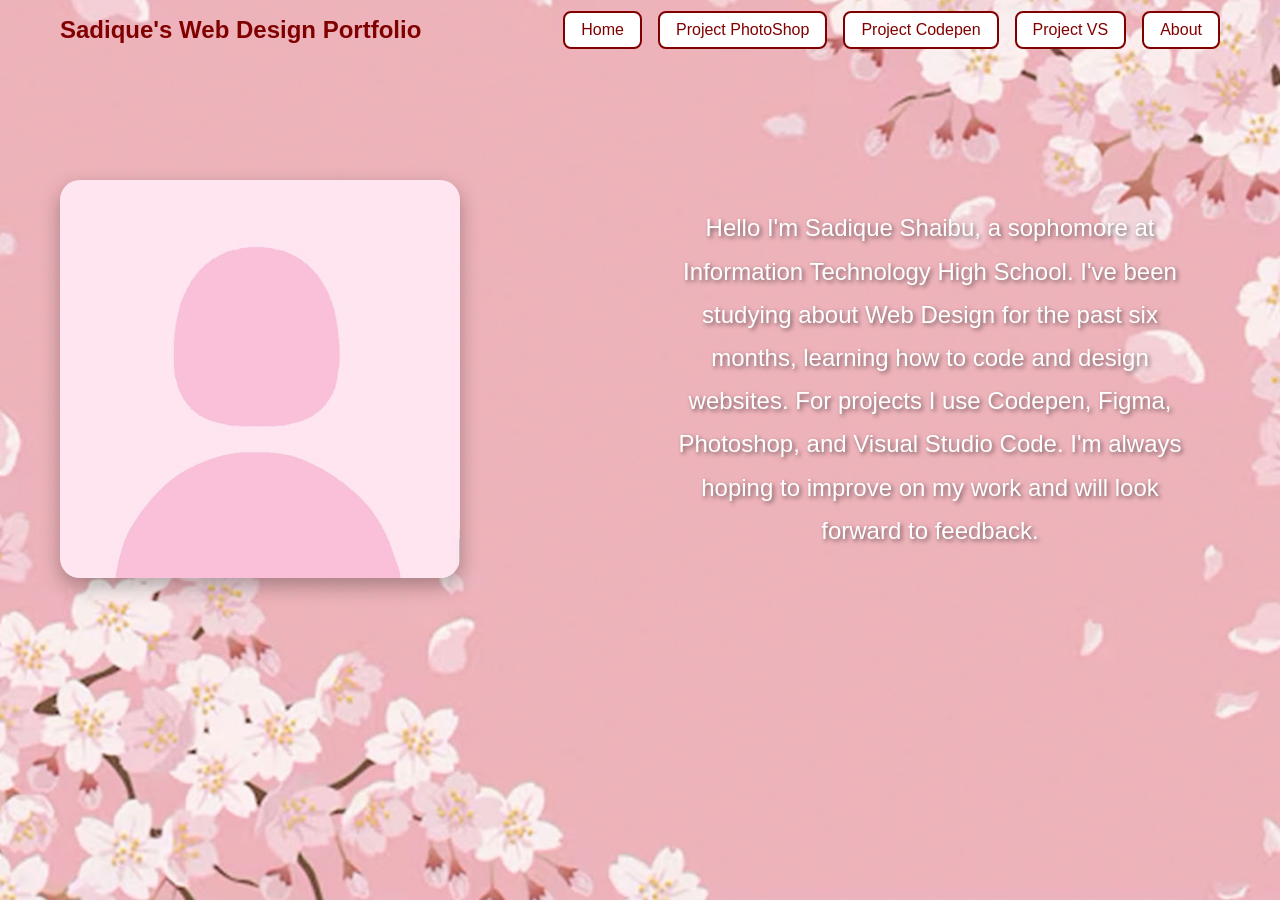
<file: Website-Portfolio-main/about.html>
<html>

<head>
  <meta charset="utf-8">
  <meta name="viewport" content="width=device-width">
   <title>About</title>
  <link href="about.css" rel="stylesheet" type="text/css" />
</head>

<body>
  <nav class="navbar">
    <div class="nav-container">
      <div class="nav-logo">
        <a href="#home">Sadique's Web Design Portfolio</a>
      </div>
      <ul class="nav-menu">
        <li class="nav-item">
          <a href="index.html" class="nav-link">Home</a>
        </li>
        <li class="nav-item">
          <a href="Project1.html" class="nav-link">Project PhotoShop</a>
        </li>
        <li class="nav-item">
          <a href="Project2.html" class="nav-link">Project Codepen</a>
        </li>
        <li class="nav-item">
          <a href="Project3.html" class="nav-link">Project VS</a>
        </li>
        <li class="nav-item">
          <a href="about.html" class="nav-link">About</a>
        </li>
      </ul>
      <div class="nav-toggle" id="mobile-menu">
        <span class="bar"></span>
        <span class="bar"></span>
        <span class="bar"></span>
      </div>
    </div>
  </nav>

  <main>
    <div class="about-container">
      <div class="about-images">
        <img src="profile.jpg" alt="Profile Image 1" class="about-img">
      </div>
      <div class="about-text">
        <p>Hello I'm Sadique Shaibu, a sophomore at Information Technology High School. I've been studying about Web Design for the past six months, learning how to code and design websites. For projects I use Codepen, Figma, Photoshop, and Visual Studio Code. I'm always hoping to improve on my work and will look forward to feedback.</p>
      </div>
    </div>
  </main>

  <script src="script.js"></script>
</body>

</html>
</file>
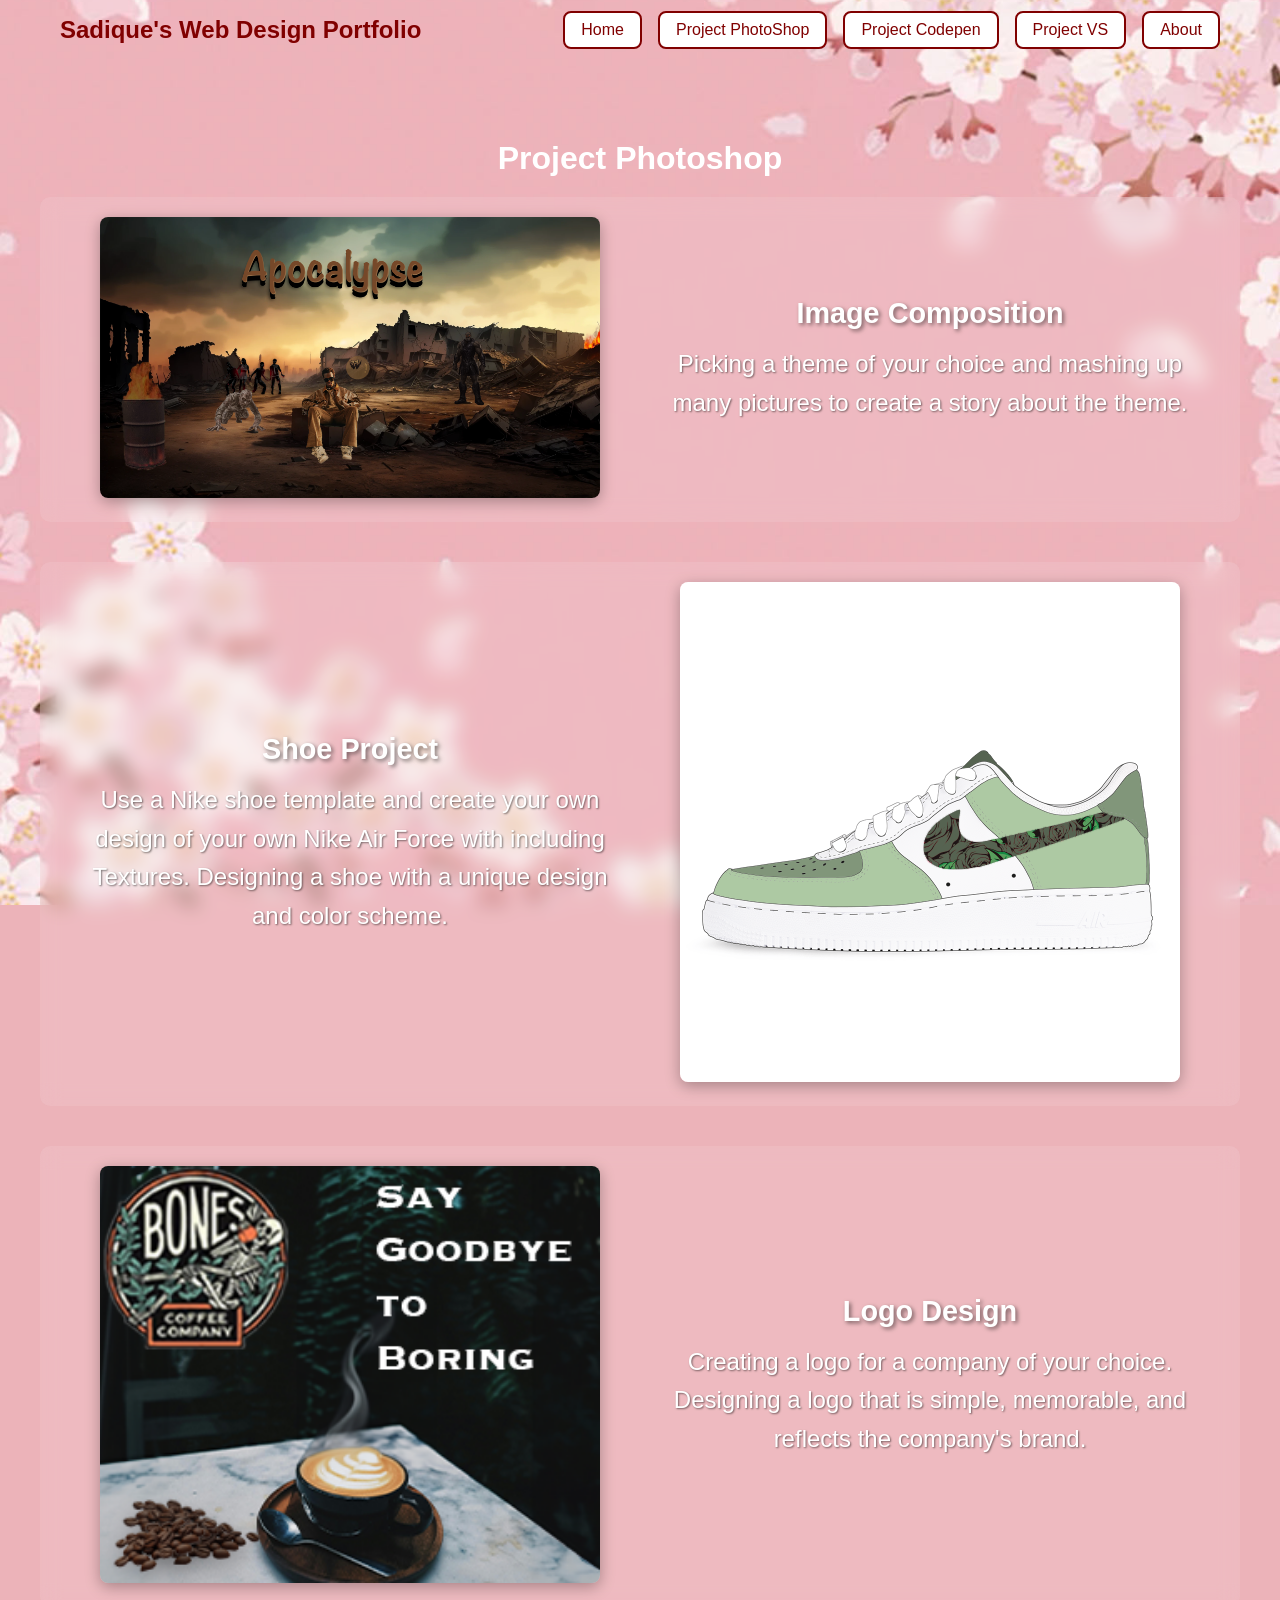
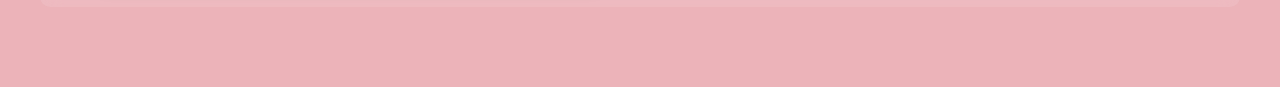
<file: Website-Portfolio-main/Project1.html>
<!DOCTYPE html>
<html>

<head>
  <meta charset="utf-8">
  <meta name="viewport" content="width=device-width">
  <title>Project 1 - Photoshop</title>
  <link href="project1.css" rel="stylesheet" type="text/css" />
</head>

<body>
  <nav class="navbar">
    <div class="nav-container">
      <div class="nav-logo">
        <a href="index.html">Sadique's Web Design Portfolio</a>
      </div>
      <ul class="nav-menu">
        <li class="nav-item">
          <a href="index.html" class="nav-link">Home</a>
        </li>
        <li class="nav-item">
          <a href="Project1.html" class="nav-link">Project PhotoShop</a>
        </li>
        <li class="nav-item">
          <a href="Project2.html" class="nav-link">Project Codepen</a>
        </li>
        <li class="nav-item">
          <a href="Project3.html" class="nav-link">Project VS</a>
        </li>
        <li class="nav-item">
          <a href="about.html" class="nav-link">About</a>
        </li>
      </ul>
      <div class="nav-toggle" id="mobile-menu">
        <span class="bar"></span>
        <span class="bar"></span>
        <span class="bar"></span>
      </div>
    </div>
  </nav>

  <main>
    <h1>Project Photoshop</h1>
    
    <div class="project-container">
      <div class="project-item">
        <div class="project-image">
          <img src="Image Compositions.png" alt="Image Composition Project">
        </div>
        <div class="project-description">
          <h3>Image Composition</h3>
          <p>Picking a theme of your choice and mashing up many pictures to create a story about the theme.</p>
        </div>
      </div>

      <div class="project-item">
        <div class="project-image">
          <img src="Final Shoe Project.png" alt="Nike Shoe Design Project">
        </div>
        <div class="project-description">
          <h3>Shoe Project</h3>
          <p>Use a Nike shoe template and create your own design of your own Nike Air Force with including Textures. Designing a shoe with a unique design and color scheme.</p>
        </div>
      </div>

      <div class="project-item">
        <div class="project-image">
          <img src="Artboard 3.png" alt="Logo Design Project">
        </div>
        <div class="project-description">
          <h3>Logo Design</h3>
          <p>Creating a logo for a company of your choice. Designing a logo that is simple, memorable, and reflects the company's brand.</p>
        </div>
      </div>
    </div>
  </main>

  <script src="script.js"></script>
</body>

</html>
</file>
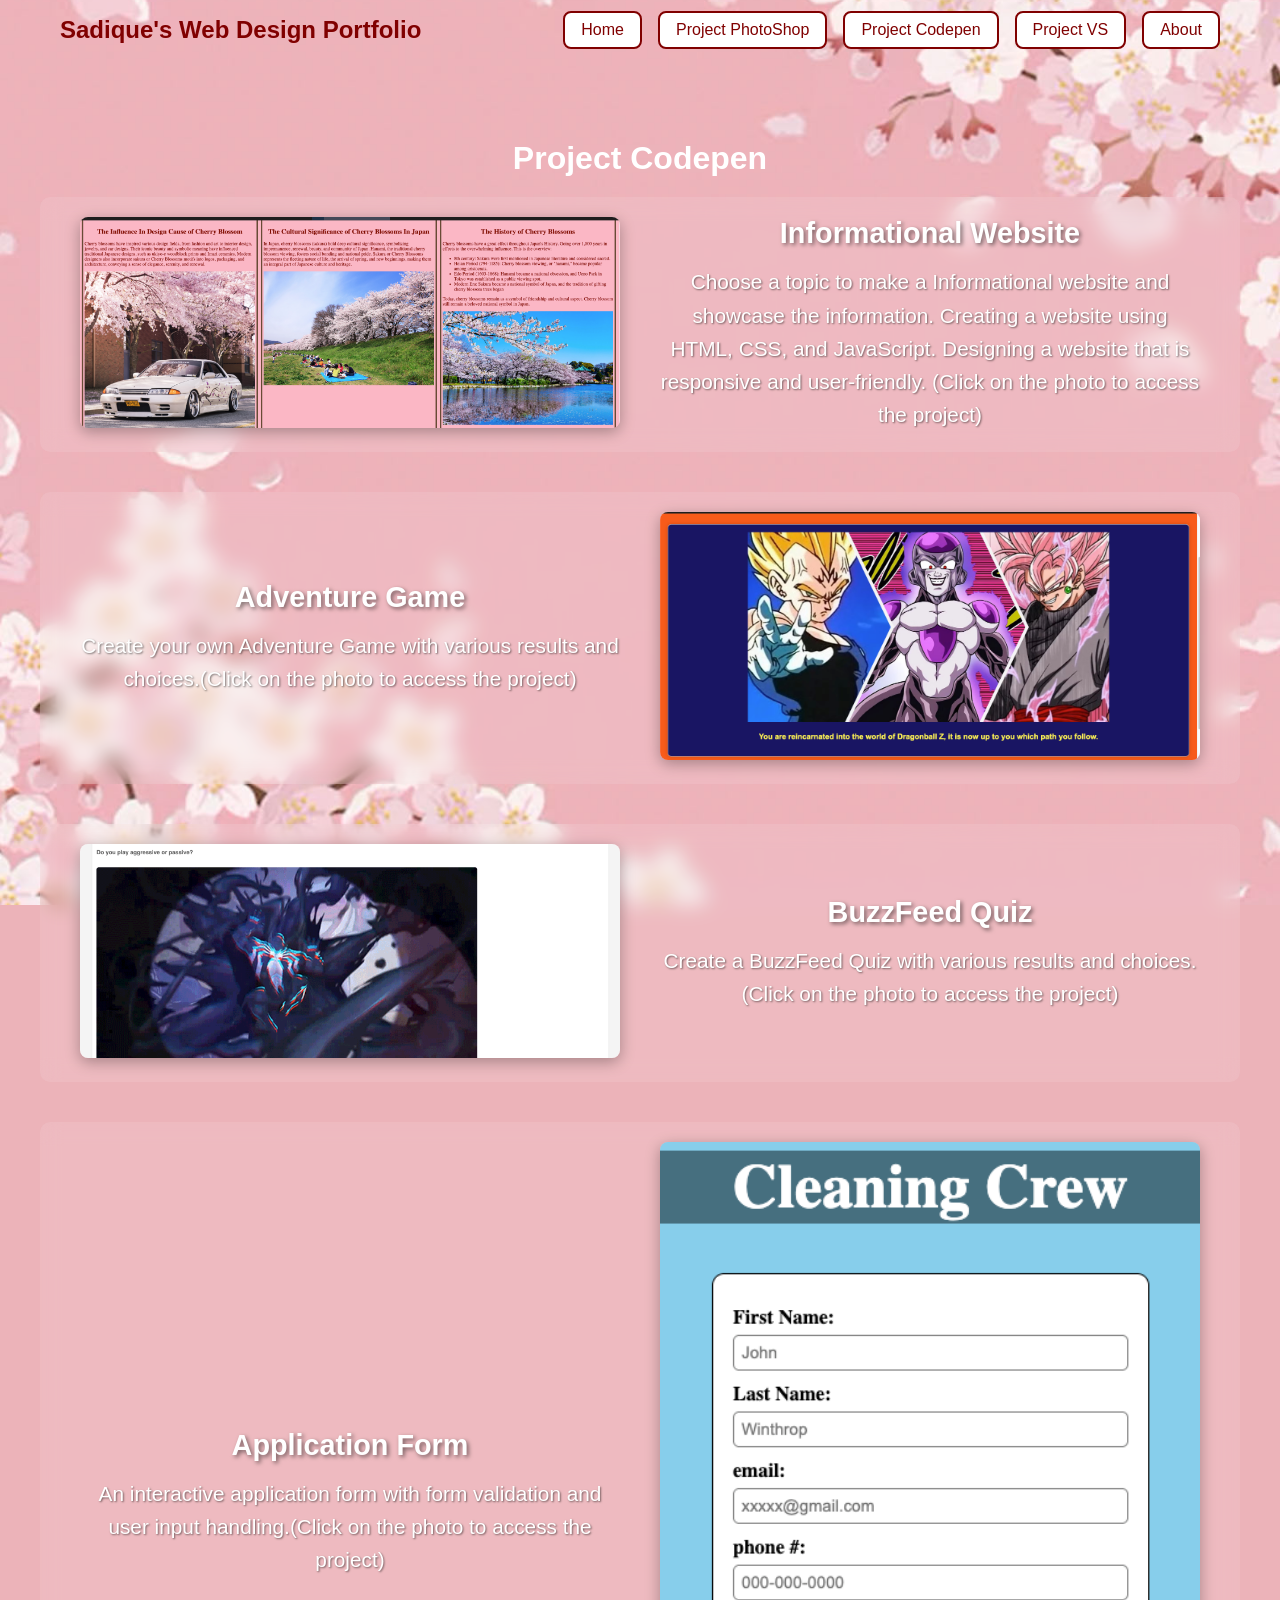
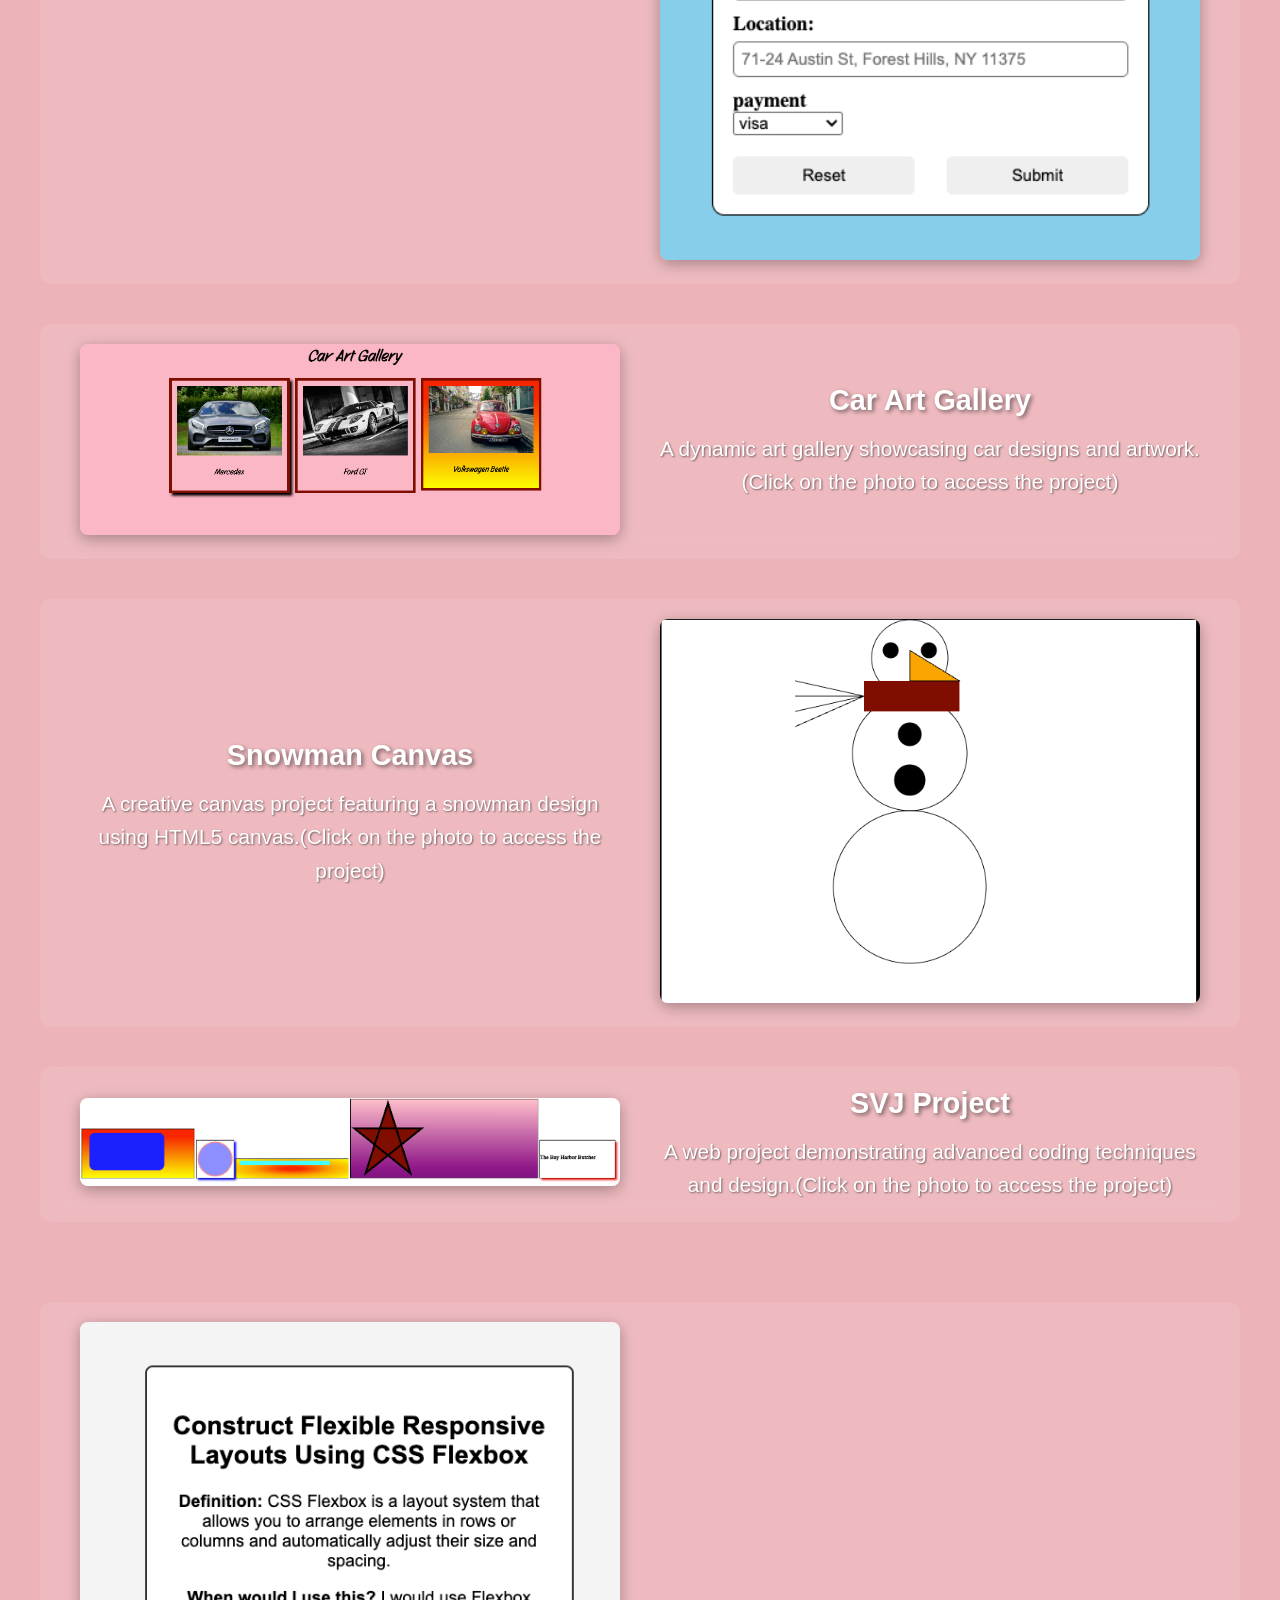
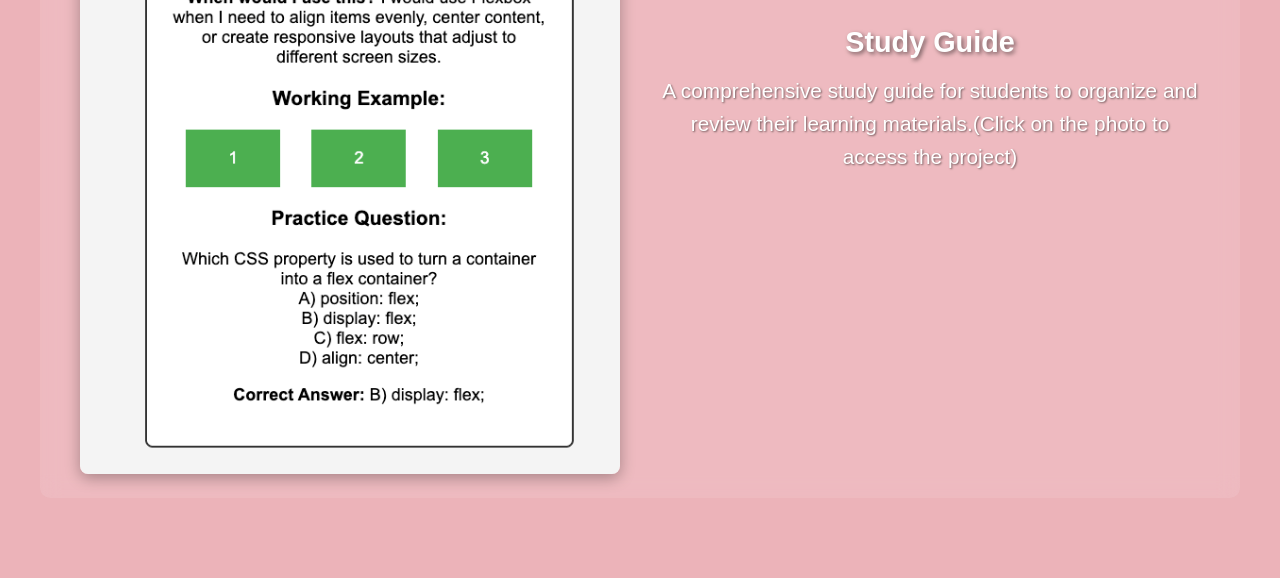
<file: Website-Portfolio-main/Project2.html>
<!DOCTYPE html>
<html>

<head>
  <meta charset="utf-8">
  <meta name="viewport" content="width=device-width">
   <title>Project 2 - Codepen</title>
  <link href="project2.css" rel="stylesheet" type="text/css" />
</head>

<body>
  <nav class="navbar">
    <div class="nav-container">
      <div class="nav-logo">
        <a href="#home">Sadique's Web Design Portfolio</a>
      </div>
      <ul class="nav-menu">
        <li class="nav-item">
          <a href="index.html" class="nav-link">Home</a>
        </li>
        <li class="nav-item">
          <a href="Project1.html" class="nav-link">Project PhotoShop</a>
        </li>
        <li class="nav-item">
          <a href="Project2.html" class="nav-link">Project Codepen</a>
        </li>
        <li class="nav-item">
          <a href="Project3.html" class="nav-link">Project VS</a>
        </li>
        <li class="nav-item">
          <a href="about.html" class="nav-link">About</a>
        </li>
      </ul>
      <div class="nav-toggle" id="mobile-menu">
        <span class="bar"></span>
        <span class="bar"></span>
        <span class="bar"></span>
      </div>
    </div>
  </nav>

  <main>
    <h1>Project Codepen</h1>

    <div class="project-container">
      <div class="project-item">
        <div class="project-image">
          <a href="https://codepen.io/ANG-Siphon/pen/YPzGzBm"><img src="Information Website.png" alt="Informational Website Project">
          </a>
        </div>
        <div class="project-description">
          <h3>Informational Website</h3>
          <p>Choose a topic to make a Informational website and showcase the information. Creating a website using HTML, CSS, and JavaScript. Designing a website that is responsive and user-friendly. (Click on the photo to access the project)</p>
        </div>
      </div>

      <div class="project-item">
        <div class="project-image">
          <a href="https://codepen.io/ANG-Siphon/pen/xbxzeRd"> <img src="Adventure Game.png"  alt="Adventure Game Project">
          </a>
        </div>
        <div class="project-description">
          <h3>Adventure Game</h3>
          <p>Create your own Adventure Game with various results and choices.(Click on the photo to access the project)</p>
        </div>
      </div>

      <div class="project-item">
        <div class="project-image">
         <a href="https://codepen.io/ANG-Siphon/pen/zxxPVEV"> <img src="BuzzFeed Quiz.png" alt="BuzzFeed Quiz Project">
         </a>
        </div>
        <div class="project-description">
          <h3>BuzzFeed Quiz</h3>
          <p>Create a BuzzFeed Quiz with various results and choices.(Click on the photo to access the project)</p>
        </div>
      </div>


      <div class="project-item">
        <div class="project-image">
          <a href="https://codepen.io/ANG-Siphon/pen/MYKjgRB"> <img src="Application Form.png" alt="Application Form Project">
          </a>
        </div>
        <div class="project-description">
          <h3>Application Form</h3>
          <p>An interactive application form with form validation and user input handling.(Click on the photo to access the project)</p>
        </div>
      </div>

      <div class="project-item">
        <div class="project-image">
          <a href="https://codepen.io/ANG-Siphon/pen/GgoordP"> <img src="Car. Art Gallery.png" alt="Car Art Gallery Project">
          </a>
        </div>
        <div class="project-description">
          <h3>Car Art Gallery</h3>
          <p>A dynamic art gallery showcasing car designs and artwork.(Click on the photo to access the project)</p>
        </div>
      </div>

      <div class="project-item">
        <div class="project-image">
          <a href="https://codepen.io/ANG-Siphon/pen/OPMLjar"> <img src="Snowman Canvas.png" alt="Snowman Canvas Project">
          </a>
        </div>
        <div class="project-description">
          <h3>Snowman Canvas</h3>
          <p>A creative canvas project featuring a snowman design using HTML5 canvas.(Click on the photo to access the project)</p>
        </div>
      </div>

      <div class="project-item">
        <div class="project-image">
          <a href="https://codepen.io/ANG-Siphon/pen/ZYQbqqz"> <img src="SVJ.png" alt="SVJ Project">
          </a>
        </div>
        <div class="project-description">
          <h3>SVJ Project</h3>
          <p>A web project demonstrating advanced coding techniques and design.(Click on the photo to access the project)</p>
        </div>
      </div>
    </div>

    <div class="project-container">
      <div class="project-item">
        <div class="project-image">
         <a href="https://codepen.io/ANG-Siphon/pen/PwzxvRM"> <img src="Study Guide.png" alt="Study Guide Project">
         </a>
        </div>
        <div class="project-description">
          <h3>Study Guide</h3>
          <p>A comprehensive study guide for students to organize and review their learning materials.(Click on the photo to access the project)</p>
        </div>
      </div>
  </main>

  <script src="script.js"></script>
</body>

</html>
</file>
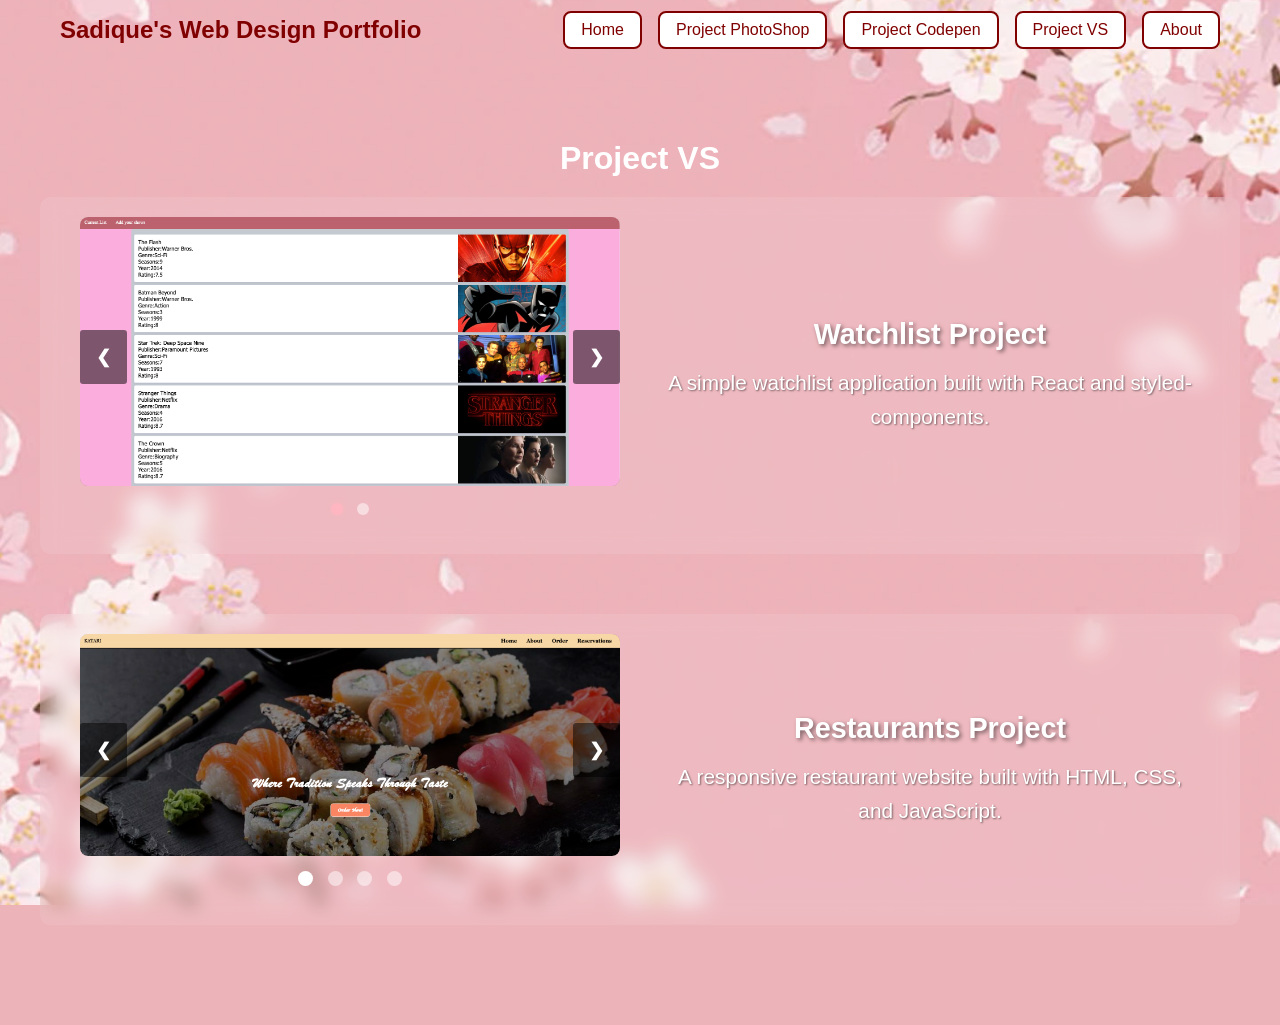
<file: Website-Portfolio-main/project3.html>
<!DOCTYPE html>
<html>

<head>
  <meta charset="utf-8">
  <meta name="viewport" content="width=device-width">
   <title>Project 3 - Codepen</title>
  <link href="project3.css" rel="stylesheet" type="text/css" />
</head>

<body>
  <nav class="navbar">
    <div class="nav-container">
      <div class="nav-logo">
        <a href="#home">Sadique's Web Design Portfolio</a>
      </div>
      <ul class="nav-menu">
        <li class="nav-item">
          <a href="index.html" class="nav-link">Home</a>
        </li>
        <li class="nav-item">
          <a href="Project1.html" class="nav-link">Project PhotoShop</a>
        </li>
        <li class="nav-item">
          <a href="Project2.html" class="nav-link">Project Codepen</a>
        </li>
        <li class="nav-item">
          <a href="Project3.html" class="nav-link">Project VS</a>
        </li>
        <li class="nav-item">
          <a href="about.html" class="nav-link">About</a>
        </li>
      </ul>
      <div class="nav-toggle" id="mobile-menu">
        <span class="bar"></span>
        <span class="bar"></span>
        <span class="bar"></span>
      </div>
    </div>
  </nav>

  <main>
    <h1>Project VS</h1>

    <div class="project-container">
      <div class="project-item">
        <div class="project-image">
          <!-- Watchlist Carousel -->
          <div class="slideshow-container watchlist-carousel">
            <div class="mySlides fade watchlist-slide">
              <img src="watchlist.png" alt="Watchlist Project Slide 1">
            </div>
            
            <div class="mySlides fade watchlist-slide">
              <img src="Application Form.png" alt="Watchlist Project Slide 2">
            </div>

            <!-- Navigation buttons -->
            <a class="prev" onclick="plusWatchlistSlides(-1)">&#10094;</a>
            <a class="next" onclick="plusWatchlistSlides(1)">&#10095;</a>
          </div>

          <!-- Dots for slide indicators -->
          <div class="dots-container watchlist-dots">
            <span class="dot watchlist-dot" onclick="currentWatchlistSlide(1)"></span>
            <span class="dot watchlist-dot" onclick="currentWatchlistSlide(2)"></span>
          </div>
        </div>
        <div class="project-description">
          <h3>Watchlist Project</h3>
          <p>A simple watchlist application built with React and styled-components.</p>
        </div>
      </div>

      <div class="project-container">
      <div class="project-item">
        <div class="project-image">
          <!-- Slideshow Container -->
          <div class="slideshow-container">
            <div class="mySlides fade">
              <img src="Restaurants.png" alt="Restaurants Project Slide 1">
            </div>
            
            <div class="mySlides fade">
              <img src="Restaurant Order Page.png" alt="Restaurants Project Slide 2">
            </div>

            <div class="mySlides fade">
              <img src="Restaurant Reservations page.png" alt="Restaurants Project Slide 3">
            </div>

            <div class="mySlides fade">
              <img src="Restaurant About page.png" alt="Restaurants Project Slide 4">
            </div>

            <!-- Navigation buttons -->
            <a class="prev" onclick="plusSlides(-1)">&#10094;</a>
            <a class="next" onclick="plusSlides(1)">&#10095;</a>
          </div>

          <!-- Dots for slide indicators -->
          <div class="dots-container">
            <span class="dot" onclick="currentSlide(1)"></span>
            <span class="dot" onclick="currentSlide(2)"></span>
            <span class="dot" onclick="currentSlide(3)"></span>
            <span class="dot" onclick="currentSlide(4)"></span>
          </div>
        </div>
        <div class="project-description">
          <h3>Restaurants Project</h3>
          <p>A responsive restaurant website built with HTML, CSS, and JavaScript.</p>
        </div>
      </div>
    </div>
  </main>

  <script src="script.js"></script>
</body>
</html>
      </div>
</file>
<file: Website-Portfolio-main/about.css>
body {
  font-family: system-ui;
  background-image: url('./Background.jpg');
  background-size: cover;
  background-position: center;
  background-repeat: no-repeat;
  background-attachment: fixed;
  color: white;
  text-align:center;
}

html {
  height: 100%;
  width: 100%;
  background-color: #ECB3B9;
}

* {
  margin: 0;
  padding: 0;
  box-sizing: border-box;
}

body {
  font-family: Arial, sans-serif;
}


.nav-container {
  max-width: 1200px;
  margin: 0 auto;
  padding: 0 20px;
  display: flex;
  justify-content: space-between;
  align-items: center;
  height: 60px;
}

.nav-logo a {
  color: #800000;
  font-size: 1.5rem;
  font-weight: bold;
  text-decoration: none;
}

.nav-menu {
  display: flex;
  list-style: none;
}

.nav-item {
  margin-left: 1rem;
}

.nav-link {
  color: #800000;
  text-decoration: none;
  padding: 8px 16px;
  border: 2px solid #800000;
  border-radius: 8px;
  background-color: #ffffff;
  transition: all 0.3s ease;
  display: block;
}

.nav-link:hover {
  color: #ffffff;
  background-color: #800000;
  transform: translateY(-2px);
  box-shadow: 0 4px 8px rgba(128, 0, 0, 0.3);
}

.nav-toggle {
  display: none;
  flex-direction: column;
  cursor: pointer;
}

.bar {
  width: 25px;
  height: 3px;
  background-color: #cd8989;
  margin: 3px 0;
  transition: 0.3s;
}

main {
  margin-top: 60px;
  padding: 20px;
}

.about-container {
  display: flex;
  align-items: center;
  max-width: 1200px;
  margin: 0 auto;
  gap: 40px;
  padding: 40px 20px;
}

.about-images {
  display: flex;
  flex-direction: column;
  gap: 20px;
  flex: 1;
}

.about-img {
  width: 100%;
  max-width: 400px;
  height: auto;
  border-radius: 20px;
  box-shadow: 0 8px 20px rgba(0, 0, 0, 0.3);
  transition: transform 0.3s ease;
}



.about-text {
  flex: 1;
  padding: 0 20px;
  
}

.about-text p {
  font-size: 1.5rem;
  line-height: 1.8;
  text-shadow: 2px 2px 4px rgba(0, 0, 0, 0.5);
  
}

/* Mobile responsive */
@media screen and (max-width: 768px) {
  .about-container {
    flex-direction: column;
    text-align: center;
    gap: 30px;
  }
  
  .about-images {
    align-items: center;
  }
  
  .about-img {
    max-width: 300px;
  }
  
  .about-text p {
    font-size: 1rem;
  }
}

/* Mobile responsive */
@media screen and (max-width: 768px) {
  .nav-menu {
    position: fixed;
    left: -100%;
    top: 60px;
    flex-direction: column;
    background-color: #800000;
    width: 100%;
    text-align: center;
    transition: 0.3s;
    box-shadow: 0 10px 27px rgba(0, 0, 0, 0.05);
  }

  .nav-menu.active {
    left: 0;
  }

  .nav-item {
    margin: 1rem 20px;
  }

  .nav-menu .nav-link {
    color: #ffffff;
    border-color: #ffffff;
  }

  .nav-menu .nav-link:hover {
    background-color: #ffffff;
    color: #800000;
  }

  .nav-toggle {
    display: flex;
  }

  .nav-toggle.active .bar:nth-child(2) {
    opacity: 0;
  }

  .nav-toggle.active .bar:nth-child(1) {
    transform: translateY(8px) rotate(45deg);
  }

  .nav-toggle.active .bar:nth-child(3) {
    transform: translateY(-8px) rotate(-45deg);
  }
}
</file>
<file: Website-Portfolio-main/project1.css>
body {
  font-family: system-ui;
  background-image: url('./Background.jpg');
  background-size: cover;
  background-position: center;
  background-repeat: no-repeat;
  background-attachment: fixed;
  color: white;
  text-align:center;
}

html {
  height: 100%;
  width: 100%;
  background-color: #ECB3B9;
}

* {
  margin: 0;
  padding: 0;
  box-sizing: border-box;
}

body {
  font-family: Arial, sans-serif;
}


.nav-container {
  max-width: 1200px;
  margin: 0 auto;
  padding: 0 20px;
  display: flex;
  justify-content: space-between;
  align-items: center;
  height: 60px;
}

.nav-logo a {
  color: #800000;
  font-size: 1.5rem;
  font-weight: bold;
  text-decoration: none;
}

.nav-menu {
  display: flex;
  list-style: none;
}

.nav-item {
  margin-left: 1rem;
}

.nav-link {
  color: #800000;
  text-decoration: none;
  padding: 8px 16px;
  border: 2px solid #800000;
  border-radius: 8px;
  background-color: #ffffff;
  transition: all 0.3s ease;
  display: block;
}

.nav-link:hover {
  color: #ffffff;
  background-color: #800000;
  transform: translateY(-2px);
  box-shadow: 0 4px 8px rgba(128, 0, 0, 0.3);
}

.nav-toggle {
  display: none;
  flex-direction: column;
  cursor: pointer;
}

.bar {
  width: 25px;
  height: 3px;
  background-color: #cd8989;
  margin: 3px 0;
  transition: 0.3s;
}

main {
  margin-top: 60px;
  padding: 20px;
}

.project-container {
  max-width: 1200px;
  margin: 0 auto;
  padding: 20px 0;
}

.project-item {
  display: flex;
  align-items: center;
  margin-bottom: 40px;
  background-color: rgba(255, 255, 255, 0.1);
  border-radius: 10px;
  padding: 20px;
  backdrop-filter: blur(10px);
}

.project-item:nth-child(even) {
  flex-direction: row-reverse;
}

.project-image {
  flex: 1;
  padding: 0 20px;
}

.project-image img {
  width: 100%;
  height: auto;
  max-width: 500px;
  border-radius: 8px;
  box-shadow: 0 4px 15px rgba(0, 0, 0, 0.3);
}

.project-description {
  flex: 1;
  padding: 0 20px;
}

.project-description h3 {
  color: #ffffff;
  font-size: 1.8rem;
  margin-bottom: 15px;
  text-shadow: 2px 2px 4px rgba(0, 0, 0, 0.5);
}

.project-description p {
  color: #ffffff;
  font-size: 1.5rem;
  line-height: 1.6;
  text-shadow: 1px 1px 2px rgba(0, 0, 0, 0.5);
}

/* Mobile responsive */
@media screen and (max-width: 768px) {
  .nav-menu {
    position: fixed;
    left: -100%;
    top: 60px;
    flex-direction: column;
    background-color: #800000;
    width: 100%;
    text-align: center;
    transition: 0.3s;
    box-shadow: 0 10px 27px rgba(0, 0, 0, 0.05);
  }

  .nav-menu.active {
    left: 0;
  }

  .nav-item {
    margin: 1rem 20px;
  }

  .nav-menu .nav-link {
    color: #ffffff;
    border-color: #ffffff;
  }

  .nav-menu .nav-link:hover {
    background-color: #ffffff;
    color: #800000;
  }

  .nav-toggle {
    display: flex;
  }

  .nav-toggle.active .bar:nth-child(2) {
    opacity: 0;
  }

  .nav-toggle.active .bar:nth-child(1) {
    transform: translateY(8px) rotate(45deg);
  }

  .nav-toggle.active .bar:nth-child(3) {
    transform: translateY(-8px) rotate(-45deg);
  }

  .project-item {
    flex-direction: column !important;
    text-align: center;
  }

  .project-item:nth-child(even) {
    flex-direction: column !important;
  }

  .project-image, .project-description {
    padding: 10px 0;
  }

  .project-description h3 {
    font-size: 1.5rem;
  }

  .project-description p {
    font-size: 1rem;
  }
}
</file>
<file: Website-Portfolio-main/project2.css>
body {
  font-family: system-ui;
  background-image: url('./Background.jpg');
  background-size: cover;
  background-position: center;
  background-repeat: no-repeat;
  background-attachment: fixed;
  color: white;
  text-align:center;
}

html {
  height: 100%;
  width: 100%;
  background-color: #ECB3B9;
}

* {
  margin: 0;
  padding: 0;
  box-sizing: border-box;
}

body {
  font-family: Arial, sans-serif;
}


.nav-container {
  max-width: 1200px;
  margin: 0 auto;
  padding: 0 20px;
  display: flex;
  justify-content: space-between;
  align-items: center;
  height: 60px;
}

.nav-logo a {
  color: #800000;
  font-size: 1.5rem;
  font-weight: bold;
  text-decoration: none;
}

.nav-menu {
  display: flex;
  list-style: none;
}

.nav-item {
  margin-left: 1rem;
}

.nav-link {
  color: #800000;
  text-decoration: none;
  padding: 8px 16px;
  border: 2px solid #800000;
  border-radius: 8px;
  background-color: #ffffff;
  transition: all 0.3s ease;
  display: block;
}

.nav-link:hover {
  color: #ffffff;
  background-color: #800000;
  transform: translateY(-2px);
  box-shadow: 0 4px 8px rgba(128, 0, 0, 0.3);
}

.nav-toggle {
  display: none;
  flex-direction: column;
  cursor: pointer;
}

.bar {
  width: 25px;
  height: 3px;
  background-color: #cd8989;
  margin: 3px 0;
  transition: 0.3s;
}

main {
  margin-top: 60px;
  padding: 20px;
}

.project-container {
  max-width: 1200px;
  margin: 0 auto;
  padding: 20px 0;
}

.project-item {
  display: flex;
  align-items: center;
  margin-bottom: 40px;
  background-color: rgba(255, 255, 255, 0.1);
  border-radius: 10px;
  padding: 20px;
  backdrop-filter: blur(10px);
}

.project-item:nth-child(even) {
  flex-direction: row-reverse;
}

.project-image {
  flex: 1;
  padding: 0 20px;
}

.project-image img {
  width: 100%;
  height: auto;
  max-width: 650px;
  border-radius: 8px;
  box-shadow: 0 4px 15px rgba(0, 0, 0, 0.3);
}

.project-description {
  flex: 1;
  padding: 0 20px;
}

.project-description h3 {
  color: #ffffff;
  font-size: 1.8rem;
  margin-bottom: 15px;
  text-shadow: 2px 2px 4px rgba(0, 0, 0, 0.5);
}

.project-description p {
  color: #ffffff;
  font-size: 1.3rem;
  line-height: 1.6;
  text-shadow: 1px 1px 2px rgba(0, 0, 0, 0.5);
}

/* Mobile responsive */
@media screen and (max-width: 768px) {
  .nav-menu {
    position: fixed;
    left: -100%;
    top: 60px;
    flex-direction: column;
    background-color: #800000;
    width: 100%;
    text-align: center;
    transition: 0.3s;
    box-shadow: 0 10px 27px rgba(0, 0, 0, 0.05);
  }

  .nav-menu.active {
    left: 0;
  }

  .nav-item {
    margin: 1rem 20px;
  }

  .nav-menu .nav-link {
    color: #ffffff;
    border-color: #ffffff;
  }

  .nav-menu .nav-link:hover {
    background-color: #ffffff;
    color: #800000;
  }

  .nav-toggle {
    display: flex;
  }

  .nav-toggle.active .bar:nth-child(2) {
    opacity: 0;
  }

  .nav-toggle.active .bar:nth-child(1) {
    transform: translateY(8px) rotate(45deg);
  }

  .nav-toggle.active .bar:nth-child(3) {
    transform: translateY(-8px) rotate(-45deg);
  }

  .project-item {
    flex-direction: column !important;
    text-align: center;
  }

  .project-item:nth-child(even) {
    flex-direction: column !important;
  }

  .project-image, .project-description {
    padding: 10px 0;
  }

  .project-description h3 {
    font-size: 1.5rem;
  }

  .project-description p {
    font-size: 1rem;
  }
}
</file>
<file: Website-Portfolio-main/project3.css>
body {
  font-family: system-ui;
  background-image: url('./Background.jpg');
  background-size: cover;
  background-position: center;
  background-repeat: no-repeat;
  background-attachment: fixed;
  color: white;
  text-align:center;
}

html {
  height: 100%;
  width: 100%;
  background-color: #ECB3B9;
}

* {
  margin: 0;
  padding: 0;
  box-sizing: border-box;
}

body {
  font-family: Arial, sans-serif;
}


.nav-container {
  max-width: 1200px;
  margin: 0 auto;
  padding: 0 20px;
  display: flex;
  justify-content: space-between;
  align-items: center;
  height: 60px;
}

.nav-logo a {
  color: #800000;
  font-size: 1.5rem;
  font-weight: bold;
  text-decoration: none;
}

.nav-menu {
  display: flex;
  list-style: none;
}

.nav-item {
  margin-left: 1rem;
}

.nav-link {
  color: #800000;
  text-decoration: none;
  padding: 8px 16px;
  border: 2px solid #800000;
  border-radius: 8px;
  background-color: #ffffff;
  transition: all 0.3s ease;
  display: block;
}

.nav-link:hover {
  color: #ffffff;
  background-color: #800000;
  transform: translateY(-2px);
  box-shadow: 0 4px 8px rgba(128, 0, 0, 0.3);
}

.nav-toggle {
  display: none;
  flex-direction: column;
  cursor: pointer;
}

.bar {
  width: 25px;
  height: 3px;
  background-color: #cd8989;
  margin: 3px 0;
  transition: 0.3s;
}

main {
  margin-top: 60px;
  padding: 20px;
}

.project-container {
  max-width: 1200px;
  margin: 0 auto;
  padding: 20px 0;
}

.project-item {
  display: flex;
  align-items: center;
  margin-bottom: 40px;
  background-color: rgba(255, 255, 255, 0.1);
  border-radius: 10px;
  padding: 20px;
  backdrop-filter: blur(10px);
}

.project-item:nth-child(even) {
  flex-direction: row-reverse;
}

.project-image {
  flex: 1;
  padding: 0 20px;
}

.project-image img {
  width: 100%;
  height: auto;
  max-width: 650px;
  border-radius: 8px;
  box-shadow: 0 4px 15px rgba(0, 0, 0, 0.3);
}

.project-description {
  flex: 1;
  padding: 0 20px;
}

.project-description h3 {
  color: #ffffff;
  font-size: 1.8rem;
  margin-bottom: 15px;
  text-shadow: 2px 2px 4px rgba(0, 0, 0, 0.5);
}

.project-description p {
  color: #ffffff;
  font-size: 1.3rem;
  line-height: 1.6;
  text-shadow: 1px 1px 2px rgba(0, 0, 0, 0.5);
}

/* Slideshow Styles */
.slideshow-container {
  position: relative;
  width: 100%;
  max-width: 650px;
  margin: 0 auto;
  background-color: rgba(0, 0, 0, 0.1);
  border-radius: 8px;
  overflow: hidden;
}

.mySlides {
  display: none;
  width: 100%;
}

.mySlides img {
  width: 100%;
  height: auto;
  display: block;
  border-radius: 8px;
  box-shadow: 0 4px 15px rgba(0, 0, 0, 0.3);
}

/* Fade animation */
.fade {
  animation: fade 1s;
}

@keyframes fade {
  from {
    opacity: 0.4;
  }
  to {
    opacity: 1;
  }
}

/* Navigation buttons */
.prev, .next {
  cursor: pointer;
  position: absolute;
  top: 50%;
  width: auto;
  margin-top: -22px;
  padding: 16px;
  color: white;
  font-weight: bold;
  font-size: 18px;
  transition: 0.3s ease;
  border-radius: 3px;
  background-color: rgba(0, 0, 0, 0.5);
  user-select: none;
}

.next {
  right: 0;
}

.prev {
  left: 0;
}

.prev:hover, .next:hover {
  background-color: rgba(0, 0, 0, 0.8);
}

/* Dot indicators */
.dots-container {
  text-align: center;
  padding: 15px 0;
}

.dot {
  cursor: pointer;
  height: 15px;
  width: 15px;
  margin: 0 5px;
  background-color: rgba(255, 255, 255, 0.5);
  border-radius: 50%;
  display: inline-block;
  transition: background-color 0.3s ease;
}

.dot.active {
  background-color: #ffffff;
}

.dot:hover {
  background-color: rgba(255, 255, 255, 0.8);
}

/* Mobile responsive */
@media screen and (max-width: 768px) {
  .nav-menu {
    position: fixed;
    left: -100%;
    top: 60px;
    flex-direction: column;
    background-color: #800000;
    width: 100%;
    text-align: center;
    transition: 0.3s;
    box-shadow: 0 10px 27px rgba(0, 0, 0, 0.05);
  }

  .nav-menu.active {
    left: 0;
  }

  .nav-item {
    margin: 1rem 20px;
  }

  .nav-menu .nav-link {
    color: #ffffff;
    border-color: #ffffff;
  }

  .nav-menu .nav-link:hover {
    background-color: #ffffff;
    color: #800000;
  }

  .nav-toggle {
    display: flex;
  }

  .nav-toggle.active .bar:nth-child(2) {
    opacity: 0;
  }

  .nav-toggle.active .bar:nth-child(1) {
    transform: translateY(8px) rotate(45deg);
  }

  .nav-toggle.active .bar:nth-child(3) {
    transform: translateY(-8px) rotate(-45deg);
  }

  .project-item {
    flex-direction: column !important;
    text-align: center;
  }

  .project-item:nth-child(even) {
    flex-direction: column !important;
  }

  .project-image, .project-description {
    padding: 10px 0;
  }

  .project-description h3 {
    font-size: 1.5rem;
  }

  .project-description p {
    font-size: 1rem;
  }
}

/* Watchlist Carousel Specific Styles */
.watchlist-carousel {
  position: relative;
  width: 100%;
  max-width: 650px;
  margin: 0 auto;
  background-color: rgba(0, 0, 0, 0.1);
  border-radius: 8px;
  overflow: hidden;
}

.watchlist-slide {
  display: none;
  width: 100%;
}

.watchlist-slide img {
  width: 100%;
  height: auto;
  display: block;
  border-radius: 8px;
  box-shadow: 0 4px 15px rgba(0, 0, 0, 0.3);
  object-fit: cover;
}

.watchlist-dots {
  text-align: center;
  padding: 15px 0;
}

.watchlist-dot {
  cursor: pointer;
  height: 12px;
  width: 12px;
  margin: 0 5px;
  background-color: rgba(255, 255, 255, 0.5);
  border-radius: 50%;
  display: inline-block;
  transition: background-color 0.3s ease;
}

.watchlist-dot.active {
  background-color: #ffb6c1;
  box-shadow: 0 0 5px rgba(255, 182, 193, 0.5);
}
</file>
